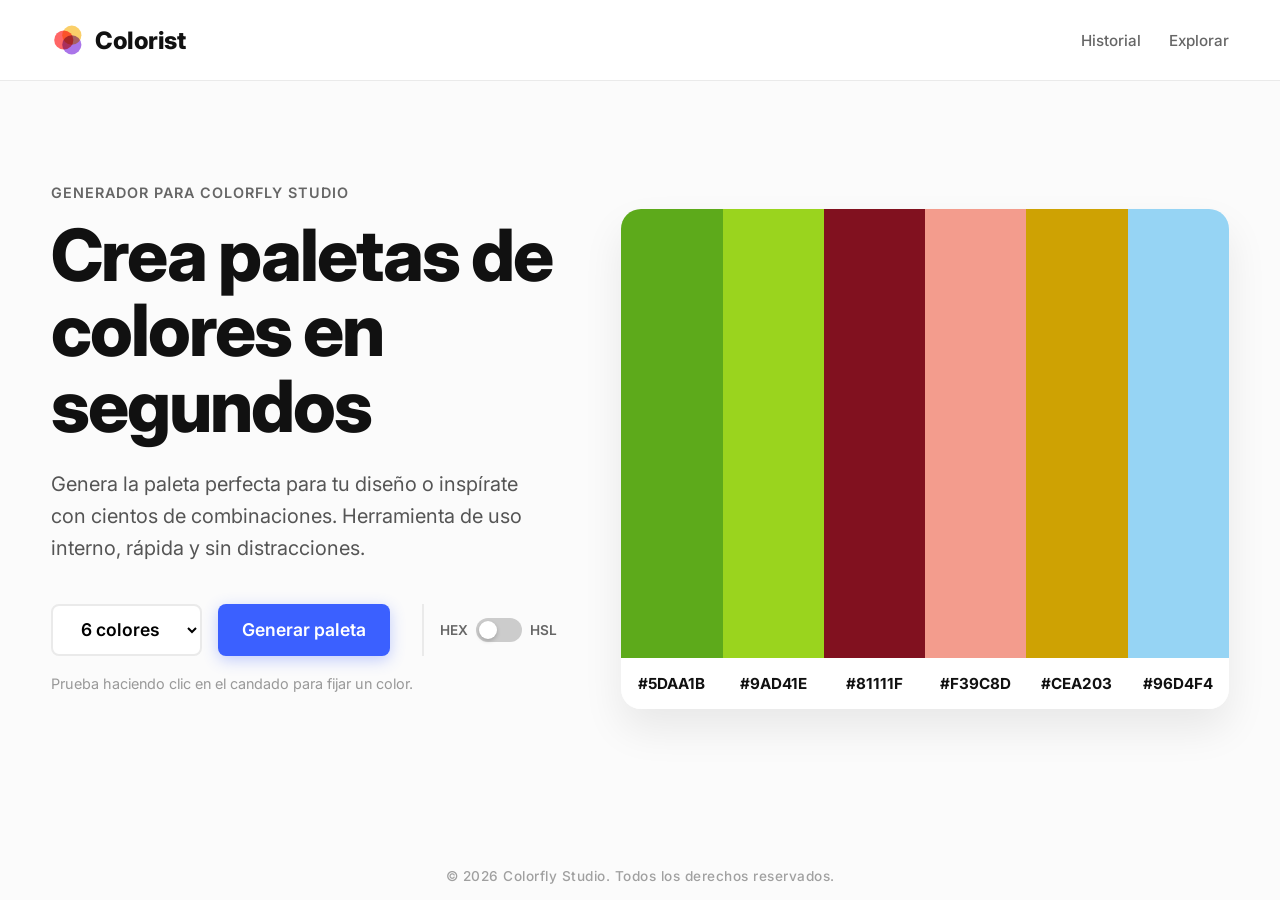
<file: index.html>
<!DOCTYPE html>
<html lang="es">
<head>
    <meta charset="UTF-8">
    <meta name="viewport" content="width=device-width, initial-scale=1.0">
    <title>Colorist | Generador de Paletas</title>
    
    
    <link rel="preconnect" href="https://fonts.googleapis.com">
    <link rel="preconnect" href="https://fonts.gstatic.com" crossorigin>
    <link href="https://fonts.googleapis.com/css2?family=Inter:wght@300;400;500;600;700;800&display=swap" rel="stylesheet">
    
    
    <link rel="stylesheet" href="style.css">
</head>

<body>
       <nav class="navbar">
        <div class="brand-container">
            
            <svg width="32" height="32" viewBox="0 0 40 40" fill="none" xmlns="http://www.w3.org/2000/svg">
                <circle cx="16" cy="20" r="12" fill="#ff4b4b" style="mix-blend-mode: multiply;" opacity="0.85"/>
                <circle cx="26" cy="14" r="12" fill="#f9c74f" style="mix-blend-mode: multiply;" opacity="0.85"/>
                <circle cx="26" cy="26" r="12" fill="#9b5de5" style="mix-blend-mode: multiply;" opacity="0.85"/>
            </svg>
            <h2>Colorist</h2>
        </div>
        <div class="nav-links">
            <a href="#" id="history-link">Historial</a>
            <a href="explorar.html">Explorar</a>
        </div>
    </nav>

        <main class="hero-section">
        
                <div class="hero-content">
            <span class="subtitle">Generador para Colorfly Studio</span>
            <h1>Crea paletas de colores en segundos</h1>
            <p>Genera la paleta perfecta para tu diseño o inspírate con cientos de combinaciones. Herramienta de uso interno, rápida y sin distracciones.</p>
            
          <section class="controls">
                <select id="palette-size" aria-label="Cantidad de colores">
                    <option value="6">6 colores</option>
                    <option value="8">8 colores</option>
                    <option value="9">9 colores</option>
                </select>
                <button id="generate-btn" class="primary-btn">Generar paleta</button>
                
                    <div class="toggle-container">
                    <span class="format-label">HEX</span>
                    <label class="switch">
                    <input type="checkbox" id="format-toggle">
                    <span class="slider round"></span>
                    </label>
                    <span class="format-label">HSL</span>
            </div>
            </section>
            
            <p class="hint">Prueba haciendo clic en el candado para fijar un color.</p>
        </div>

                <div class="hero-visual">
            <section id="palette-container" aria-live="polite">
                
            </section>
        </div>

    </main>

        <div id="history-modal" class="modal hidden">
        <div class="modal-content">
            <div class="modal-header">
                <h2>Tu Historial de Paletas</h2>
                <button id="close-history-btn" class="close-btn">&times;</button>
            </div>
            <div id="history-container" class="history-grid">
                
            </div>
            <button id="clear-history-btn" class="secondary-btn">Borrar historial</button>
        </div>
    </div>

       <div id="toast" class="hidden" role="alert" aria-hidden="true"></div>

    <script src="app.js"></script>

</main> 

        <footer class="main-footer">
        <p>&copy; 2026 Colorfly Studio. Todos los derechos reservados.</p>
    </footer>

        <div id="toast" class="hidden" role="alert" aria-hidden="true"></div>

</body>
</html>
</file>
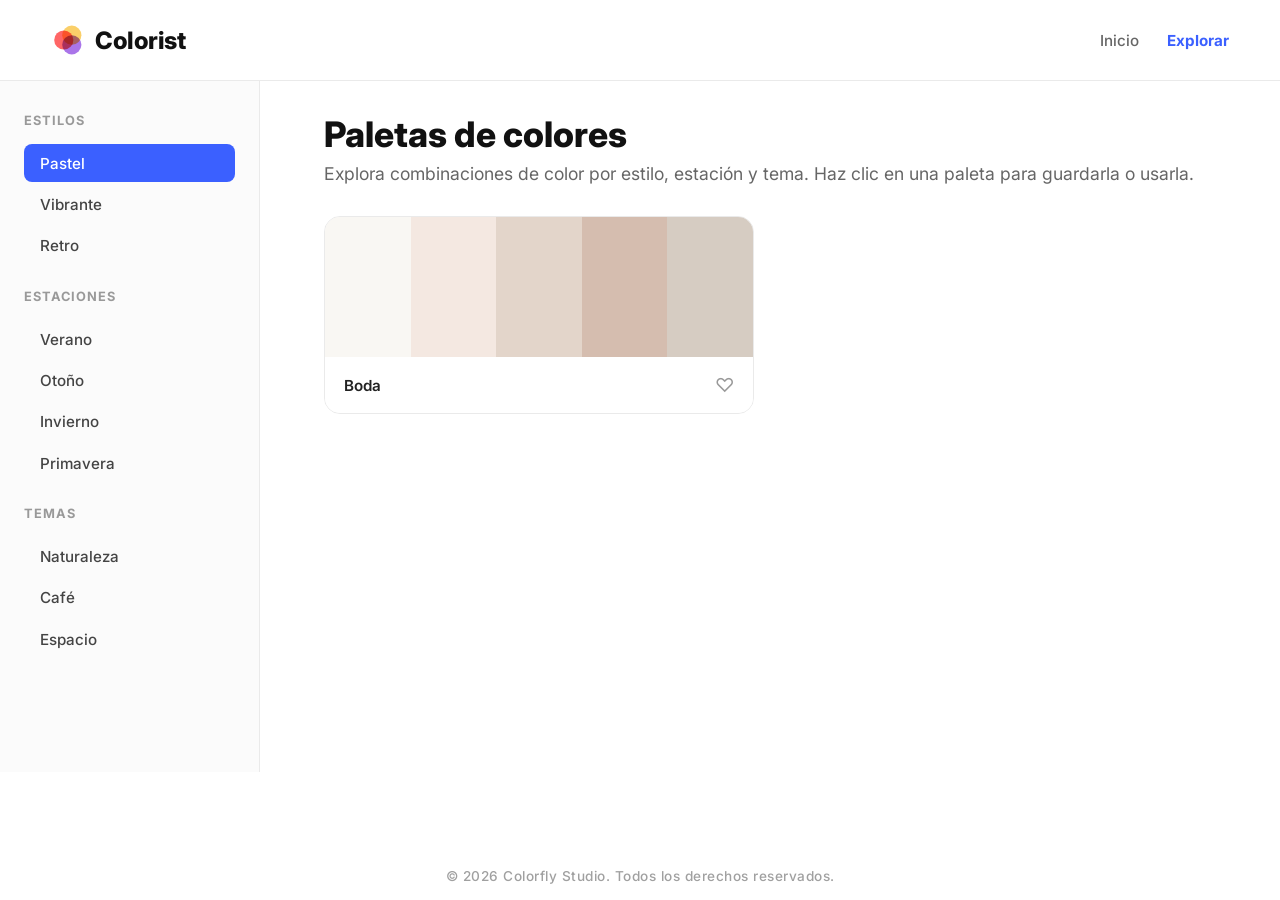
<file: explorar.html>
<!DOCTYPE html>
<html lang="es">
<head>
    <meta charset="UTF-8">
    <meta name="viewport" content="width=device-width, initial-scale=1.0">
    <title>Colorist | Explorar Paletas</title>
    
    <link rel="preconnect" href="https://fonts.googleapis.com">
    <link rel="preconnect" href="https://fonts.gstatic.com" crossorigin>
    <link href="https://fonts.googleapis.com/css2?family=Inter:wght@300;400;500;600;700;800&display=swap" rel="stylesheet">
    
        <link rel="stylesheet" href="style.css">
</head>
<body class="explore-page">
    
        <nav class="navbar">
        <div class="brand-container">
            <svg width="32" height="32" viewBox="0 0 40 40" fill="none" xmlns="http://www.w3.org/2000/svg">
                <circle cx="16" cy="20" r="12" fill="#ff4b4b" style="mix-blend-mode: multiply;" opacity="0.85"/>
                <circle cx="26" cy="14" r="12" fill="#f9c74f" style="mix-blend-mode: multiply;" opacity="0.85"/>
                <circle cx="26" cy="26" r="12" fill="#9b5de5" style="mix-blend-mode: multiply;" opacity="0.85"/>
            </svg>
            <h2>Colorist</h2>
        </div>
        <div class="nav-links">
            
            <a href="index.html">Inicio</a> 
            <a href="explorar.html" style="color: var(--accent-color); font-weight: 700;">Explorar</a>
        </div>
    </nav>

    
    <div class="explore-layout">
        
            <aside class="sidebar">
            <h3>Estilos</h3>
            <ul class="category-list">
                <li class="active" data-filter="pastel">Pastel</li>
                <li data-filter="vibrante">Vibrante</li>
                <li data-filter="retro">Retro</li>
            </ul>

            <h3>Estaciones</h3>
            <ul class="category-list">
                <li data-filter="verano">Verano</li>
                <li data-filter="otono">Otoño</li>
                <li data-filter="invierno">Invierno</li>
                <li data-filter="primavera">Primavera</li>
            </ul>

            <h3>Temas</h3>
            <ul class="category-list">
                <li data-filter="naturaleza">Naturaleza</li>
                <li data-filter="cafe">Café</li>
                <li data-filter="espacio">Espacio</li>
            </ul>
        </aside>

        
        <main class="explore-content">
            <div class="explore-header">
                <h1>Paletas de colores</h1>
                <p>Explora combinaciones de color por estilo, estación y tema. Haz clic en una paleta para guardarla o usarla.</p>
            </div>

           
            <div id="explore-grid" class="explore-grid"></div>
        </main>

    </div>

        <script src="explorar.js"></script>

            <div id="explore-grid" class="explore-grid"></div>
            
            <footer class="main-footer">
                <p>&copy; 2026 Colorfly Studio. Todos los derechos reservados.</p>
            </footer>
        </main> 

    </div> 

</body>
</html>
</file>
<file: style.css>
/* =========================================
   VARIABLES Y RESET
   ========================================= */
:root {
    --bg-color: #fbfbfb;
    --text-color: #111111;
    --accent-color: #3b60ff; 
    --border-radius: 12px;
    --font-main: 'Inter', sans-serif;
}

* { margin: 0; padding: 0; box-sizing: border-box; }

body {
    font-family: var(--font-main);
    background-color: var(--bg-color);
    color: var(--text-color);
    min-height: 100vh;
    display: flex;
    flex-direction: column;
}

/* =========================================
   NAVBAR
   ========================================= */
.navbar {
    display: flex;
    justify-content: space-between;
    align-items: center;
    padding: 1.5rem 4%;
    background: #fff;
    border-bottom: 1px solid #eaeaea;
}

.brand-container {
    display: flex;
    align-items: center;
    gap: 12px;
}

.brand-container h2 {
    font-size: 1.5rem;
    font-weight: 800;
    letter-spacing: -0.5px;
}

.nav-links a {
    text-decoration: none;
    color: #666;
    margin-left: 1.5rem;
    font-weight: 500;
    font-size: 0.95rem;
}

/* =========================================
   LAYOUT DE DOS COLUMNAS (HERO)
   ========================================= */
.hero-section {
    display: flex;
    flex: 1;
    align-items: center;
    padding: 4% 4%;
    gap: 4rem;
}

.hero-content {
    flex: 1; 
    max-width: 600px;
}

.hero-visual {
    flex: 1.2; 
    display: flex;
    justify-content: center;
    align-items: center;
}

/* =========================================
   TIPOGRAFÍA HERO (IZQUIERDA)
   ========================================= */
.subtitle {
    display: inline-block;
    color: #666;
    font-weight: 600;
    font-size: 0.9rem;
    text-transform: uppercase;
    letter-spacing: 1px;
    margin-bottom: 1rem;
}

.hero-content h1 {
    font-size: 4.5rem;
    font-weight: 800;
    letter-spacing: -2px;
    line-height: 1.05;
    margin-bottom: 1.5rem;
}

.hero-content p {
    font-size: 1.25rem;
    color: #555;
    line-height: 1.6;
    margin-bottom: 2.5rem;
}

.hint {
    font-size: 0.9rem !important;
    color: #999 !important;
    margin-top: 1rem;
}

/* =========================================
   CONTROLES (IZQUIERDA)
   ========================================= */
.controls {
    display: flex;
    gap: 1rem;
}

select, .primary-btn {
    font-family: inherit;
    font-size: 1.1rem;
    padding: 0.8rem 1.5rem;
    border-radius: 8px;
    outline: none;
    font-weight: 600;
}

select {
    border: 2px solid #eaeaea;
    background: #fff;
    cursor: pointer;
}

.primary-btn {
    background-color: var(--accent-color);
    color: #fff;
    border: none;
    cursor: pointer;
    transition: transform 0.2s, background-color 0.2s;
    box-shadow: 0 4px 15px rgba(59, 96, 255, 0.3);
}

.primary-btn:hover {
    background-color: #2b4be0;
    transform: translateY(-2px);

}

/* =========================================
   TOGGLE DE FORMATO (HEX / HSL)
   ========================================= */
.toggle-container {
    display: flex;
    align-items: center;
    gap: 8px;
    margin-left: 1rem;
    padding-left: 1rem;
    border-left: 2px solid #eaeaea;
}

.format-label {
    font-size: 0.85rem;
    font-weight: 600;
    color: #666;
}

.switch {
    position: relative;
    display: inline-block;
    width: 46px;
    height: 24px;
}

.switch input {
    opacity: 0;
    width: 0;
    height: 0;
}

.slider {
    position: absolute;
    cursor: pointer;
    top: 0; left: 0; right: 0; bottom: 0;
    background-color: #ccc;
    transition: .3s;
}

.slider.round {
    border-radius: 24px;
}

.slider.round:before {
    border-radius: 50%;
}

.slider:before {
    position: absolute;
    content: "";
    height: 18px;
    width: 18px;
    left: 3px;
    bottom: 3px;
    background-color: white;
    transition: .3s;
    box-shadow: 0 2px 4px rgba(0,0,0,0.2);
}

input:checked + .slider {
    background-color: var(--accent-color);
}

input:checked + .slider:before {
    transform: translateX(22px);
}



/* =========================================
   PALETA DE COLORES (DERECHA) - BARRAS VERTICALES
   ========================================= */
#palette-container {
    width: 100%;
    height: 500px; 
    display: flex;
    border-radius: 20px;
    overflow: hidden; 
    box-shadow: 0 20px 40px rgba(0,0,0,0.08);
}

.color-card {
    flex: 1; 
    display: flex;
    flex-direction: column;
    position: relative;
    transition: flex 0.3s ease; 
}


.color-card:hover {
    flex: 1.5; 
}

.color-display {
    flex: 1; 
    width: 100%;
}

.color-info {
    background: #fff;
    padding: 1rem 0;
    text-align: center;
    font-weight: 700;
    font-size: 0.95rem;
    text-transform: uppercase;
    cursor: pointer;
}


.lock-btn {
    position: absolute;
    top: 20px;
    left: 50%;
    transform: translateX(-50%); 
    background: rgba(255, 255, 255, 0.4);
    border: none;
    border-radius: 50%;
    width: 35px;
    height: 35px;
    cursor: pointer;
    font-size: 1.1rem;
    opacity: 0;
    transition: opacity 0.2s, background 0.2s;
}

.color-card:hover .lock-btn,
.color-card.locked .lock-btn {
    opacity: 1;
}

.color-card.locked .lock-btn {
    background: rgba(255, 255, 255, 0.9);
    box-shadow: 0 4px 10px rgba(0,0,0,0.2);
}

/* =========================================
   TOAST
   ========================================= */
#toast {
    position: fixed;
    bottom: 30px;
    left: 50%;
    transform: translateX(-50%);
    background: #222;
    color: #fff;
    padding: 12px 24px;
    border-radius: 30px;
    font-weight: 500;
    opacity: 1;
    transition: opacity 0.3s;
    z-index: 100;
}
#toast.hidden { opacity: 0; pointer-events: none; }

/* =========================================
   VENTANA MODAL DE HISTORIAL
   ========================================= */
.modal {
    position: fixed;
    top: 0; left: 0; width: 100%; height: 100%;
    background: rgba(0, 0, 0, 0.4);
    backdrop-filter: blur(8px);
    -webkit-backdrop-filter: blur(8px);
    display: flex;
    justify-content: center;
    align-items: center;
    z-index: 1000; 
    opacity: 1;
    transition: opacity 0.3s ease;
}

.modal.hidden {
    opacity: 0;
    pointer-events: none;
}

.modal-content {
    background: #fff;
    width: 90%;
    max-width: 600px;
    max-height: 80vh; 
    border-radius: 24px;
    padding: 2.5rem;
    box-shadow: 0 20px 50px rgba(0,0,0,0.15);
    display: flex;
    flex-direction: column;
}

.modal-header {
    display: flex;
    justify-content: space-between;
    align-items: center;
    margin-bottom: 2rem;
}

.close-btn {
    background: none;
    border: none;
    font-size: 2rem;
    cursor: pointer;
    color: #999;
    transition: color 0.2s;
}

.close-btn:hover { color: #333; }

.history-grid {
    overflow-y: auto; 
    display: flex;
    flex-direction: column;
    gap: 1.2rem;
    margin-bottom: 1.5rem;
    padding-right: 10px; 
}


.history-item {
    display: flex;
    height: 70px;
    border-radius: 12px;
    overflow: hidden;
    cursor: pointer;
    box-shadow: 0 4px 12px rgba(0,0,0,0.05);
    transition: transform 0.2s, box-shadow 0.2s;
}

.history-item:hover {
    transform: translateY(-2px) scale(1.01);
    box-shadow: 0 8px 20px rgba(0,0,0,0.1);
}

.history-color { flex: 1; }

.secondary-btn {
    align-self: flex-end;
    padding: 0.8rem 1.5rem;
    background: #f1f1f1;
    color: #444;
    border: none;
    border-radius: 10px;
    cursor: pointer;
    font-weight: 600;
    transition: background 0.2s;
}
.secondary-btn:hover { background: #e2e2e2; }

/* =========================================
   PÁGINA EXPLORAR (LAYOUT DASHBOARD)
   ========================================= */
.explore-page {
    background-color: #ffffff; 
}

.explore-layout {
    display: flex;
    flex: 1;
    height: calc(100vh - 75px); 
    overflow: hidden;
}

/* Barra Lateral (Sidebar) */
.sidebar {
    width: 260px;
    background: #fbfbfb;
    border-right: 1px solid #eaeaea;
    padding: 2rem 1.5rem;
    overflow-y: auto;
}

.sidebar h3 {
    font-size: 0.8rem;
    text-transform: uppercase;
    letter-spacing: 1px;
    color: #999;
    margin-bottom: 1rem;
    margin-top: 1.5rem;
}

.sidebar h3:first-child { margin-top: 0; }

.category-list {
    list-style: none;
}

.category-list li {
    padding: 0.6rem 1rem;
    margin-bottom: 0.2rem;
    border-radius: 8px;
    color: #444;
    cursor: pointer;
    font-weight: 500;
    font-size: 0.95rem;
    transition: all 0.2s;
}

.category-list li:hover { background: #f0f0f0; }

.category-list li.active {
    background: var(--accent-color);
    color: #fff;
}


.explore-content {
    flex: 1;
    padding: 2rem 4rem;
    overflow-y: auto;
}

.explore-header {
    margin-bottom: 2rem;
}

.explore-header h1 {
    font-size: 2.2rem;
    font-weight: 800;
    margin-bottom: 0.5rem;
}

.explore-header p {
    color: #666;
    font-size: 1.1rem;
}

.explore-grid {
    display: grid;
    grid-template-columns: repeat(auto-fill, minmax(280px, 1fr));
    gap: 2rem;
    padding-bottom: 4rem;
}


.explore-card {
    border: 1px solid #eaeaea;
    border-radius: 16px;
    overflow: hidden;
    cursor: pointer;
    transition: transform 0.2s, box-shadow 0.2s;
}

.explore-card:hover {
    transform: translateY(-4px);
    box-shadow: 0 12px 24px rgba(0,0,0,0.06);
}

.explore-card-colors {
    display: flex;
    height: 140px;
}

.explore-color-bar {
    flex: 1;
}

.explore-card-footer {
    padding: 1rem 1.2rem;
    display: flex;
    justify-content: space-between;
    align-items: center;
    background: #fff;
}

.explore-card-title {
    font-weight: 600;
    font-size: 0.95rem;
    color: #222;
}

.explore-card-action {
    color: #999;
    font-size: 1.2rem;
}

/* =========================================
   PIE DE PÁGINA (FOOTER)
   ========================================= */
.main-footer {
    width: 100%;
    padding: 2rem 1rem 1rem 1rem;
    text-align: center;
    margin-top: auto; 
}

.main-footer p {
    font-size: 0.85rem;
    font-weight: 500;
    color: #a0a0a0;
    letter-spacing: 0.5px;
}
</file>
